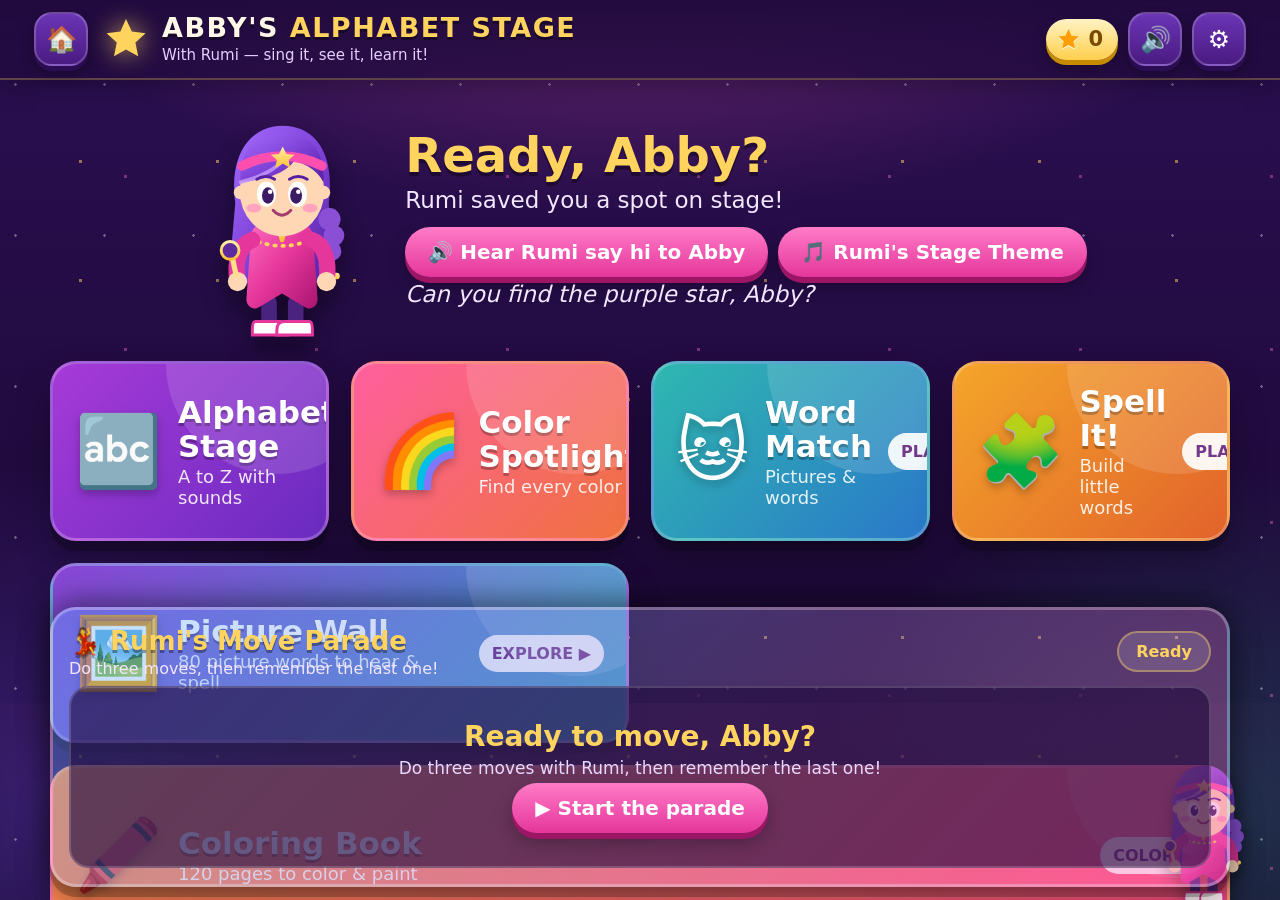
<file: original-abby123/index.html>
<!doctype html>
<html lang="en">
<head>
  <meta charset="utf-8">
  <meta name="viewport" content="width=device-width, initial-scale=1, maximum-scale=1, user-scalable=no, viewport-fit=cover">
  <meta name="theme-color" content="#2a0f4d">
  <title>Abby's Alphabet Stage with Rumi</title>
  <link rel="icon" href="data:image/svg+xml,%3Csvg xmlns='http://www.w3.org/2000/svg' viewBox='0 0 24 24'%3E%3Crect width='24' height='24' rx='6' fill='%232b0f52'/%3E%3Cpath d='M12 2l2.9 6.3 6.9.8-5.1 4.7 1.4 6.8L12 17.3 6 20.6l1.4-6.8L2.3 9.1l6.9-.8z' fill='%23ffd45e'/%3E%3C/svg%3E">
  <link rel="manifest" href="manifest.webmanifest">
  <meta name="mobile-web-app-capable" content="yes">
  <meta name="apple-mobile-web-app-capable" content="yes">
  <meta name="apple-mobile-web-app-title" content="Abby's Stage">
  <link rel="stylesheet" href="css/styles.css">
</head>
<body>

<!-- ============ Reusable artwork (no image files needed) ============ -->
<svg width="0" height="0" style="position:absolute" aria-hidden="true" focusable="false">
  <defs>
    <linearGradient id="hairGrad" x1="0" y1="0" x2="1" y2="1">
      <stop offset="0" stop-color="#a56bff"/>
      <stop offset="0.55" stop-color="#7b3fd4"/>
      <stop offset="1" stop-color="#54209f"/>
    </linearGradient>
    <linearGradient id="jacketGrad" x1="0" y1="0" x2="1" y2="1">
      <stop offset="0" stop-color="#ff6fc1"/>
      <stop offset="0.5" stop-color="#e5369b"/>
      <stop offset="1" stop-color="#a81570"/>
    </linearGradient>
    <linearGradient id="goldGrad" x1="0" y1="0" x2="0" y2="1">
      <stop offset="0" stop-color="#fff0a8"/>
      <stop offset="1" stop-color="#ffc033"/>
    </linearGradient>
    <symbol id="rumi-mascot" viewBox="0 0 240 320">
      <!-- back hair -->
      <path d="M57 128 C48 62 78 24 121 24 C164 24 192 60 183 128 L190 208 C193 232 180 246 166 236 L156 186 L84 186 L74 236 C60 246 47 232 50 208 Z" fill="url(#hairGrad)"/>
      <!-- braid -->
      <g fill="#8b4fd6">
        <circle cx="184" cy="150" r="15"/><circle cx="190" cy="172" r="14"/>
        <circle cx="187" cy="193" r="13"/><circle cx="180" cy="212" r="11"/>
      </g>
      <rect x="176" y="222" width="22" height="9" rx="4.5" fill="url(#goldGrad)"/>
      <!-- legs -->
      <rect x="92" y="252" width="21" height="42" rx="10" fill="#4a237f"/>
      <rect x="128" y="252" width="21" height="42" rx="10" fill="#4a237f"/>
      <path d="M84 288 h34 c7 0 10 5 10 12 v6 H80 v-6 c0-7 1-12 4-12Z" fill="#fff" stroke="#e5369b" stroke-width="4"/>
      <path d="M123 288 h34 c3 0 4 5 4 12 v6 h-48 v-6 c0-7 3-12 10-12Z" fill="#fff" stroke="#e5369b" stroke-width="4"/>
      <!-- jacket -->
      <path d="M78 174 C78 158 96 150 120 150 C144 150 162 158 162 174 L168 258 C168 268 158 274 150 268 L120 250 L90 268 C82 274 72 268 72 258 Z" fill="url(#jacketGrad)"/>
      <path d="M112 152 L120 178 L128 152" fill="none" stroke="url(#goldGrad)" stroke-width="6" stroke-linejoin="round"/>
      <path d="M78 176 Q120 196 162 176" fill="none" stroke="#ffd45e" stroke-width="5" stroke-dasharray="2 9" stroke-linecap="round"/>
      <!-- arms -->
      <path d="M80 178 C62 184 56 208 60 232" fill="none" stroke="#e5369b" stroke-width="22" stroke-linecap="round"/>
      <path d="M160 178 C178 184 184 208 180 232" fill="none" stroke="#e5369b" stroke-width="22" stroke-linecap="round"/>
      <circle cx="60" cy="234" r="13" fill="#ffd7b5"/>
      <circle cx="180" cy="234" r="13" fill="#ffd7b5"/>
      <!-- face -->
      <ellipse cx="120" cy="112" rx="57" ry="61" fill="#ffd7b5"/>
      <circle cx="64" cy="114" r="9" fill="#ffd7b5"/>
      <circle cx="176" cy="114" r="9" fill="#ffd7b5"/>
      <!-- front hair swoop -->
      <path d="M64 100 C62 52 88 34 121 34 C154 34 178 52 176 100 C166 82 150 74 136 72 C124 88 100 96 64 100 Z" fill="url(#hairGrad)"/>
      <path d="M64 100 C88 94 110 84 124 68" fill="none" stroke="#c99bff" stroke-width="5" stroke-linecap="round" opacity=".8"/>
      <!-- headband -->
      <path d="M66 78 Q120 52 174 78" fill="none" stroke="#ff4fae" stroke-width="13" stroke-linecap="round"/>
      <path d="M116 62 l5 -10 5 10 11 1 -8 7 2 11 -10 -6 -10 6 2 -11 -8 -7Z" fill="url(#goldGrad)"/>
      <!-- eyes -->
      <ellipse cx="99" cy="116" rx="13" ry="17" fill="#fff"/>
      <ellipse cx="141" cy="116" rx="13" ry="17" fill="#fff"/>
      <ellipse cx="101" cy="118" rx="8" ry="11" fill="#3a1b64"/>
      <ellipse cx="139" cy="118" rx="8" ry="11" fill="#3a1b64"/>
      <circle cx="104" cy="113" r="3" fill="#fff"/>
      <circle cx="142" cy="113" r="3" fill="#fff"/>
      <path d="M86 96 Q98 89 110 96" fill="none" stroke="#54209f" stroke-width="4" stroke-linecap="round"/>
      <path d="M130 96 Q142 89 154 96" fill="none" stroke="#54209f" stroke-width="4" stroke-linecap="round"/>
      <!-- blush + smile -->
      <ellipse cx="82" cy="135" rx="10" ry="6" fill="#ff8ec4" opacity=".7"/>
      <ellipse cx="158" cy="135" rx="10" ry="6" fill="#ff8ec4" opacity=".7"/>
      <path d="M108 138 Q120 151 132 138" fill="none" stroke="#a33d6e" stroke-width="4" stroke-linecap="round"/>
      <!-- microphone -->
      <rect x="52" y="196" width="7" height="34" rx="3.5" fill="#ffe08a" transform="rotate(-12 55 213)"/>
      <circle cx="50" cy="192" r="12" fill="#5d2a9e" stroke="url(#goldGrad)" stroke-width="4"/>
    </symbol>
    <symbol id="star-icon" viewBox="0 0 24 24">
      <path d="M12 2 l2.9 6.3 6.9.8 -5.1 4.7 1.4 6.8L12 17.3 6 20.6l1.4-6.8L2.3 9.1l6.9-.8Z" fill="currentColor"/>
    </symbol>
  </defs>
</svg>

<div class="app" id="app">

  <header class="topbar">
    <button class="icon-btn" id="homeBtn" aria-label="Go to the stage home">
      <span aria-hidden="true">🏠</span>
    </button>

    <div class="brand">
      <div class="brand-star" aria-hidden="true">
        <svg viewBox="0 0 24 24"><use href="#star-icon"></use></svg>
      </div>
      <div class="brand-copy">
        <h1>ABBY'S <span>ALPHABET STAGE</span></h1>
        <p id="tagline">With Rumi — sing it, see it, learn it!</p>
      </div>
    </div>

    <div class="topbar-right">
      <div class="star-counter" id="starCounter" title="Stars you've earned">
        <svg viewBox="0 0 24 24" aria-hidden="true"><use href="#star-icon"></use></svg>
        <span id="starCount">0</span>
      </div>
      <button class="icon-btn" id="soundBtn" aria-label="Turn sound on or off"><span id="soundIcon" aria-hidden="true">🔊</span></button>
      <button class="icon-btn" id="parentBtn" aria-label="Grown-up settings"><span aria-hidden="true">⚙️</span></button>
    </div>
  </header>

  <main class="stage">
    <div class="sparkle-layer" aria-hidden="true"></div>
    <div class="confetti-layer" id="confetti" aria-hidden="true"></div>

    <!-- ============ HOME ============ -->
    <section class="view is-active" id="view-home">
      <div class="home-hero">
        <div class="hero-mascot" aria-hidden="true">
          <svg viewBox="0 0 240 320"><use href="#rumi-mascot"></use></svg>
        </div>
        <div class="hero-copy">
          <h2>Ready, Abby?</h2>
          <p>Rumi saved you a spot on stage!</p>
          <div class="hero-buttons">
            <button class="say-btn" id="heroSay" type="button">🔊 Hear Rumi say hi to Abby</button>
            <button class="say-btn theme-btn" id="themeBtn" type="button">🎵 Rumi's Stage Theme</button>
          </div>
          <p class="home-tip" id="homeTip">Abby, pick a game and let's shine!</p>
        </div>
      </div>

      <div class="card-grid">
        <button class="game-card card-alpha" data-view="alpha" type="button">
          <span class="card-glow" aria-hidden="true"></span>
          <span class="card-emoji" aria-hidden="true">🔤</span>
          <span class="card-title">Alphabet Stage</span>
          <span class="card-sub">A to Z with sounds</span>
          <span class="card-go">PLAY ▶</span>
        </button>

        <button class="game-card card-color" data-view="color" type="button">
          <span class="card-glow" aria-hidden="true"></span>
          <span class="card-emoji" aria-hidden="true">🌈</span>
          <span class="card-title">Color Spotlight</span>
          <span class="card-sub">Find every color</span>
          <span class="card-go">PLAY ▶</span>
        </button>

        <button class="game-card card-word" data-view="word" type="button">
          <span class="card-glow" aria-hidden="true"></span>
          <span class="card-emoji" aria-hidden="true">🐱</span>
          <span class="card-title">Word Match</span>
          <span class="card-sub">Pictures &amp; words</span>
          <span class="card-go">PLAY ▶</span>
        </button>

        <button class="game-card card-spell" data-view="spell" type="button">
          <span class="card-glow" aria-hidden="true"></span>
          <span class="card-emoji" aria-hidden="true">🧩</span>
          <span class="card-title">Spell It!</span>
          <span class="card-sub">Build little words</span>
          <span class="card-go">PLAY ▶</span>
        </button>

        <button class="game-card card-wall" data-view="wall" type="button">
          <span class="card-glow" aria-hidden="true"></span>
          <span class="card-emoji" aria-hidden="true">🖼️</span>
          <span class="card-title">Picture Wall</span>
          <span class="card-sub">80 picture words to hear &amp; spell</span>
          <span class="card-go">EXPLORE ▶</span>
        </button>

        <button class="game-card card-coloring" data-view="coloring" type="button">
          <span class="card-glow" aria-hidden="true"></span>
          <span class="card-emoji" aria-hidden="true">🖍️</span>
          <span class="card-title">Coloring Book</span>
          <span class="card-sub">120 pages to color &amp; paint</span>
          <span class="card-go">COLOR ▶</span>
        </button>
      </div>

      <!-- ============ ABBY'S QUEST MAP ============ -->
      <section class="quest-map" id="questMap" aria-label="Abby's quest map">
        <div class="quest-head">
          <div>
            <h2>🗺️ Abby's Quest Map</h2>
            <p id="questNext">Rumi is picking Abby's next adventure…</p>
          </div>
          <div class="progress-pill" id="questProgress">0 / 7 badges</div>
        </div>
        <div class="quest-grid" id="questGrid"></div>
      </section>

    </section>

    <!-- ============ ALPHABET ============ -->
    <section class="view" id="view-alpha">
      <div class="view-head">
        <button class="back-btn" data-go-home type="button">◀ Back</button>
        <h2>Alphabet Stage</h2>
        <div class="progress-pill" id="alphaProgress">0 / 26</div>
      </div>
      <p class="instruction">Tap a letter to hear it sing!</p>
      <div class="letter-grid" id="letterGrid"></div>
    </section>

    <!-- ============ COLORS ============ -->
    <section class="view" id="view-color">
      <div class="view-head">
        <button class="back-btn" data-go-home type="button">◀ Back</button>
        <h2>Color Spotlight</h2>
        <div class="progress-pill" id="colorProgress">Learn</div>
      </div>

      <div class="tabs" role="tablist" aria-label="Color game modes">
        <button class="tab is-active" data-color-mode="learn" role="tab" aria-selected="true" type="button">🎨 Learn colors</button>
        <button class="tab" data-color-mode="find" role="tab" aria-selected="false" type="button">🔎 Find colors</button>
      </div>

      <div class="color-learn" id="colorLearn">
        <div class="spotlight" id="spotlight">
          <div class="spotlight-beam" aria-hidden="true"></div>
          <div class="spotlight-orb" id="spotlightOrb"></div>
        </div>
        <div class="big-word"><span class="color-example" id="colorExample" aria-hidden="true">🍇</span> <span id="colorName">Purple</span></div>
        <div class="row-buttons">
          <button class="action-btn" id="colorSay" type="button">🔊 Say it</button>
          <button class="action-btn action-next" id="colorNext" type="button">Next ➡️</button>
        </div>
        <div class="swatch-row" id="swatchRow"></div>
      </div>

      <div class="color-find hidden" id="colorFind">
        <div class="prompt-bubble" id="colorPrompt">Find the <strong>purple</strong> star!</div>
        <div class="star-options" id="starOptions"></div>
        <p class="tiny-hint" id="colorHint">Tap the right star!</p>
      </div>
    </section>

    <!-- ============ WORDS ============ -->
    <section class="view" id="view-word">
      <div class="view-head">
        <button class="back-btn" data-go-home type="button">◀ Back</button>
        <h2>Word Match</h2>
        <div class="progress-pill" id="wordProgress">1 / 8</div>
      </div>
      <div class="word-card">
        <div class="word-question" id="wordQuestion">Which one is a <strong>cat</strong>?</div>
        <div class="word-target" id="wordTarget" aria-hidden="true">🐱</div>
        <div class="answer-row" id="wordAnswers"></div>
        <div class="word-spell" id="wordSpell" aria-live="polite"></div>
        <button class="action-btn listen-btn" id="wordSay" type="button">🔊 Say it again</button>
      </div>
    </section>

    <!-- ============ SPELL ============ -->
    <section class="view" id="view-spell">
      <div class="view-head">
        <button class="back-btn" data-go-home type="button">◀ Back</button>
        <h2>Spell It!</h2>
        <div class="progress-pill" id="spellProgress">1 / 8</div>
      </div>
      <div class="spell-card">
        <div class="spell-picture" id="spellPicture" aria-hidden="true">🐱</div>
        <p class="spell-label" id="spellLabel">Build the word:</p>
        <div class="letter-slots" id="letterSlots"></div>
        <div class="letter-bank" id="letterBank"></div>
        <div class="row-buttons">
          <button class="action-btn" id="spellSay" type="button">🔊 Say it</button>
          <button class="action-btn" id="spellClear" type="button">↺ Clear</button>
          <button class="action-btn action-next" id="spellNext" type="button">Next ➡️</button>
        </div>
      </div>
    </section>

    <!-- ============ COLORING BOOK ============ -->
    <section class="view" id="view-coloring">
      <div class="view-head">
        <button class="back-btn" data-go-home type="button">◀ Back</button>
        <h2>Coloring Book</h2>
        <div class="progress-pill" id="coloringProgress">1 / 120</div>
      </div>
      <div class="tabs" id="coloringTabs" role="tablist" aria-label="Coloring categories"></div>
      <div class="coloring-layout">
        <div class="coloring-stage">
          <div class="coloring-top">
            <div class="coloring-title">
              <span class="coloring-letter" id="coloringLetter">C</span>
              <span class="coloring-word" id="coloringWord">cat</span>
            </div>
            <div class="row-buttons coloring-nav">
              <button class="action-btn" id="coloringPrev" type="button">◀ Prev</button>
              <button class="action-btn action-next" id="coloringNext" type="button">Next ➡️</button>
            </div>
          </div>
          <div class="color-tools" id="colorTools" role="group" aria-label="Painting tools">
            <button class="tool-btn is-active" data-tool="fill" type="button">🪣 Fill</button>
            <button class="tool-btn" data-tool="brush" type="button">🖌️ Brush</button>
            <span class="brush-sizes hidden" id="brushSizes" role="group" aria-label="Brush size">
              <button class="size-btn" data-size="3" type="button" aria-label="Small brush">•</button>
              <button class="size-btn is-active" data-size="7" type="button" aria-label="Medium brush">●</button>
              <button class="size-btn" data-size="12" type="button" aria-label="Big brush">⬤</button>
            </span>
            <button class="action-btn" id="brushUndo" type="button">↶ Undo</button>
            <button class="action-btn" id="brushClear" type="button">🧽 Clear paint</button>
          </div>
          <div class="coloring-paper">
            <svg class="color-art" id="coloringArt" viewBox="0 0 120 150" role="img" aria-label="Coloring page"></svg>
          </div>
          <p class="coloring-fact" id="coloringFact"></p>
          <div class="row-buttons coloring-actions">
            <button class="action-btn listen-btn" id="coloringSay" type="button">🔊 Say it</button>
            <button class="action-btn" id="coloringSurprise" type="button">🌈 Surprise me</button>
            <button class="action-btn" id="coloringReset" type="button">↺ Reset page</button>
            <button class="action-btn action-next" id="coloringSave" type="button">⭐ Save page</button>
          </div>
        </div>
        <aside class="coloring-side">
          <h3>Pick a color</h3>
          <div class="color-palette" id="colorPalette"></div>
          <div class="book-shelf">
            <h3>My book <span id="bookCount">0</span></h3>
            <div class="book-grid" id="bookGrid"></div>
          </div>
        </aside>
      </div>
    </section>

    <!-- ============ PICTURE WALL ============ -->
    <section class="view" id="view-wall">
      <div class="view-head">
        <button class="back-btn" data-go-home type="button">◀ Back</button>
        <h2>Picture Wall</h2>
        <div class="progress-pill" id="wallProgress">80 pictures</div>
      </div>
      <div class="tabs" id="wallTabs" role="tablist" aria-label="Picture categories"></div>
      <div class="wall-spell" id="wallSpell" aria-live="polite"></div>
      <div class="wall-grid" id="wallGrid"></div>
    </section>

    <!-- ============ DOCKED MOVE PARADE ============ -->
    <section class="mini-game" id="moveGame" aria-label="Move Parade mini-game">
      <div class="mini-head">
        <div>
          <h2>💃 Rumi's Move Parade</h2>
          <p>Do three moves, then remember the last one!</p>
        </div>
        <div class="progress-pill" id="moveProgress">Ready</div>
      </div>
      <div class="move-panel" id="movePanel"></div>
    </section>

  </main>

  <div class="mascot-peek" id="mascotPeek" aria-hidden="true">
    <svg viewBox="0 0 240 320"><use href="#rumi-mascot"></use></svg>
  </div>

  <div class="toast" id="toast" role="status" aria-live="polite"></div>

  <!-- ============ GROWN-UP SETTINGS ============ -->
  <div class="modal" id="parentModal" aria-hidden="true">
    <div class="modal-backdrop" data-close-modal></div>
    <div class="modal-panel" role="dialog" aria-modal="true" aria-labelledby="parentTitle">
      <h2 id="parentTitle">Grown-up corner</h2>
      <p class="modal-note">Tiny settings for big helpers.</p>

      <label class="setting-row">
        <span>🔊 Speaking voice</span>
        <input type="checkbox" id="voiceToggle" checked>
      </label>
      <div class="setting-row">
        <span>🗣️ Choose voice</span>
        <select id="voiceSelect" aria-label="Choose the speaking voice"></select>
      </div>
      <div class="setting-row">
        <span>🔊 Test voice</span>
        <button class="action-btn test-voice-btn" id="testVoice" type="button">Say hi to Abby</button>
      </div>
      <label class="setting-row">
        <span>🎤 Happy sounds</span>
        <input type="checkbox" id="sfxToggle" checked>
      </label>
      <label class="setting-row">
        <span>🎵 Stage theme music</span>
        <input type="checkbox" id="musicToggle" checked>
      </label>
      <label class="setting-row">
        <span>🐢 Slow talk</span>
        <input type="checkbox" id="slowToggle">
      </label>

      <div class="parent-stats" id="parentStats"></div>

      <div class="modal-actions">
        <button class="action-btn" id="resetStars" type="button">Reset stars</button>
        <button class="action-btn action-next" data-close-modal type="button">All done ✓</button>
      </div>
      <p class="modal-fineprint">Rumi is an original, kid-friendly stage star inspired by KPop Demon Hunters. Made for curious little learners.</p>
    </div>
  </div>

</div>

<script src="js/data.js"></script>
<script src="js/coloring.js"></script>
<script src="js/audio.js"></script>
<script src="js/app.js"></script>
<script>
  if ('serviceWorker' in navigator) {
    window.addEventListener('load', () => {
      navigator.serviceWorker.register('./sw.js').catch(() => {});
    });
  }
</script>
</body>
</html>
</file>
<file: original-abby123/css/styles.css>
/* =========================================================
   Rumi's Alphabet Stage - tablet-first, bright and touchy
   ========================================================= */

:root {
  --night: #200a3d;
  --night-2: #34145f;
  --plum: #4a1b82;
  --pink: #ff5fb8;
  --pink-deep: #d92b8d;
  --purple: #9a5cff;
  --gold: #ffd45e;
  --teal: #3fd6cf;
  --cream: #fff7e8;
  --ink: #2b1047;
  --shadow: 0 10px 0 rgba(0, 0, 0, .22), 0 18px 34px rgba(0, 0, 0, .28);
  --shadow-sm: 0 6px 0 rgba(0, 0, 0, .2), 0 10px 18px rgba(0, 0, 0, .22);
  --radius: 26px;
  --font: 'Trebuchet MS', 'Avenir Next Rounded', 'Nunito', system-ui, -apple-system, sans-serif;
}

* { box-sizing: border-box; -webkit-tap-highlight-color: transparent; }

html, body {
  margin: 0;
  width: 100%;
  height: 100%;
  overflow: hidden;
  overscroll-behavior: none;
}

body {
  font-family: var(--font);
  color: var(--cream);
  background: var(--night);
  touch-action: manipulation;
  user-select: none;
  -webkit-user-select: none;
}

button { font-family: inherit; cursor: pointer; }
.hidden { display: none !important; }

.app {
  position: relative;
  display: flex;
  flex-direction: column;
  height: 100vh;
  height: 100dvh;
  overflow: hidden;
  background:
    radial-gradient(ellipse 70% 45% at 50% -8%, rgba(255, 95, 184, .34), transparent 70%),
    radial-gradient(ellipse 45% 55% at 5% 90%, rgba(122, 78, 255, .32), transparent 70%),
    radial-gradient(ellipse 45% 55% at 95% 90%, rgba(63, 214, 207, .2), transparent 70%),
    linear-gradient(180deg, #2b0f52 0%, #200a3d 55%, #170829 100%);
}

/* ---------------- top bar ---------------- */
.topbar {
  flex: 0 0 auto;
  display: flex;
  align-items: center;
  gap: 14px;
  padding: 12px clamp(14px, 3vw, 34px);
  padding-top: max(12px, env(safe-area-inset-top));
  background: linear-gradient(180deg, rgba(32, 10, 61, .96), rgba(32, 10, 61, .72));
  border-bottom: 2px solid rgba(255, 212, 94, .28);
  box-shadow: 0 6px 24px rgba(0, 0, 0, .3);
  z-index: 20;
}

.icon-btn {
  width: 54px;
  height: 54px;
  flex: 0 0 54px;
  border-radius: 18px;
  border: 2px solid rgba(255, 255, 255, .2);
  background: linear-gradient(180deg, #6b35b5, #4a1b82);
  color: #fff;
  font-size: 25px;
  line-height: 1;
  display: grid;
  place-items: center;
  box-shadow: 0 5px 0 #2c0d55, 0 8px 14px rgba(0, 0, 0, .3);
  transition: transform .09s, box-shadow .09s;
}
.icon-btn:active { transform: translateY(4px); box-shadow: 0 1px 0 #2c0d55; }

.brand { display: flex; align-items: center; gap: 12px; min-width: 0; flex: 1; }
.brand-star {
  width: 48px; height: 48px; flex: 0 0 48px;
  display: grid; place-items: center;
  color: var(--gold);
  filter: drop-shadow(0 0 12px rgba(255, 212, 94, .75));
  animation: slowspin 14s linear infinite;
}
.brand-star svg { width: 100%; height: 100%; }
.brand-copy { min-width: 0; }
.brand h1 {
  margin: 0;
  font-size: clamp(17px, 2.5vw, 27px);
  letter-spacing: 1.5px;
  line-height: 1.05;
  text-shadow: 0 3px 0 rgba(0, 0, 0, .35);
  white-space: nowrap;
}
.brand h1 span { color: var(--gold); }
.brand p {
  margin: 3px 0 0;
  font-size: clamp(11px, 1.4vw, 15px);
  color: #e5cfff;
  white-space: nowrap;
  overflow: hidden;
  text-overflow: ellipsis;
}

.topbar-right { display: flex; align-items: center; gap: 10px; }
.star-counter {
  display: flex; align-items: center; gap: 7px;
  padding: 8px 15px 8px 10px;
  border-radius: 999px;
  background: linear-gradient(180deg, #fff3c4, #ffcf4d);
  color: #7a4a00;
  font-weight: 900;
  font-size: 21px;
  box-shadow: 0 5px 0 #c48a00, 0 8px 16px rgba(0, 0, 0, .3);
}
.star-counter svg { width: 25px; height: 25px; color: #ff9e00; filter: drop-shadow(0 1px 0 #fff); }
.star-counter.pop { animation: counterPop .45s ease; }

/* ---------------- stage / views ---------------- */
.stage { position: relative; flex: 1 1 auto; overflow: hidden; }

.sparkle-layer {
  position: absolute; inset: 0; pointer-events: none; opacity: .65;
  background-image:
    radial-gradient(circle, rgba(255, 212, 94, .8) 1.5px, transparent 2px),
    radial-gradient(circle, rgba(255, 255, 255, .55) 1px, transparent 1.5px),
    radial-gradient(circle, rgba(255, 111, 193, .6) 1.5px, transparent 2px);
  background-size: 137px 119px, 89px 151px, 191px 173px;
  background-position: 12px 22px, 60px 80px, 30px 10px;
  animation: twinkle 5s ease-in-out infinite alternate;
}
.stage::after {
  content: '';
  position: absolute; left: -10%; right: -10%; bottom: -34%; height: 58%;
  background: radial-gradient(ellipse at 50% 0%, rgba(255, 95, 184, .16), transparent 65%);
  pointer-events: none;
}

.view {
  position: absolute; inset: 0;
  padding: clamp(14px, 2.4vw, 28px) clamp(14px, 3vw, 36px);
  overflow-y: auto;
  overflow-x: hidden;
  opacity: 0;
  transform: translateY(18px) scale(.985);
  pointer-events: none;
  transition: opacity .28s ease, transform .28s cubic-bezier(.2, .9, .3, 1.2);
  z-index: 2;
}
.view.is-active { opacity: 1; transform: none; pointer-events: auto; }
#view-home { padding-bottom: calc(clamp(220px, 32vh, 280px) + 28px); }

.view-head {
  display: flex; align-items: center; gap: 12px;
  max-width: 1180px; margin: 0 auto 10px;
}
.view-head h2 {
  margin: 0; flex: 1;
  font-size: clamp(21px, 3vw, 33px);
  letter-spacing: .5px;
  color: var(--gold);
  text-shadow: 0 3px 0 rgba(0, 0, 0, .35);
}
.back-btn {
  border: 2px solid rgba(255, 255, 255, .25);
  border-radius: 999px;
  padding: 10px 18px;
  font-weight: 800;
  font-size: 16px;
  color: #fff;
  background: linear-gradient(180deg, #6b35b5, #451a7c);
  box-shadow: 0 5px 0 #2c0d55;
}
.back-btn:active { transform: translateY(3px); box-shadow: 0 2px 0 #2c0d55; }
.progress-pill {
  padding: 9px 17px; border-radius: 999px;
  background: rgba(255, 255, 255, .14);
  border: 2px solid rgba(255, 212, 94, .4);
  font-weight: 900; font-size: 16px; color: var(--gold);
  white-space: nowrap;
}
.instruction { text-align: center; margin: 0 0 14px; font-size: clamp(15px, 2vw, 20px); color: #e9d8ff; }

/* ---------------- home ---------------- */
.home-hero {
  max-width: 1180px; margin: 0 auto 16px;
  display: flex; align-items: center; justify-content: center; gap: clamp(8px, 3vw, 34px);
  min-height: 168px;
}
.hero-mascot { width: clamp(110px, 15vw, 178px); flex: 0 0 auto; filter: drop-shadow(0 14px 12px rgba(0, 0, 0, .4)); animation: bob 3.2s ease-in-out infinite; }
.hero-mascot svg { width: 100%; height: auto; display: block; }
.hero-copy h2 { margin: 0; font-size: clamp(26px, 4.2vw, 48px); color: var(--gold); text-shadow: 0 4px 0 rgba(0, 0, 0, .35); }
.hero-copy p { margin: 4px 0 14px; font-size: clamp(15px, 2.2vw, 23px); color: #f3e6ff; }

.hero-buttons { display: flex; gap: 10px; flex-wrap: wrap; }
.home-tip {
  margin: 12px 0 0; min-height: 1.4em;
  font-size: clamp(13px, 1.8vw, 19px);
  color: var(--gold); font-style: italic;
}
.theme-btn {
  background: linear-gradient(180deg, #b18cff, #7b3fd4);
  box-shadow: 0 6px 0 #4a1b82, 0 10px 18px rgba(0,0,0,.28);
}
.theme-btn:active { box-shadow: 0 2px 0 #4a1b82; }
.theme-btn.playing { background: linear-gradient(180deg, #7ff0e8, #2bbdb4); box-shadow: 0 6px 0 #146e6a; }

.say-btn, .action-btn {
  border: none; border-radius: 999px;
  padding: 13px 23px;
  font-size: clamp(15px, 1.9vw, 20px); font-weight: 900;
  color: #fff;
  background: linear-gradient(180deg, #ff7bc7, #e5369b);
  box-shadow: 0 6px 0 #9d1666, 0 10px 18px rgba(0, 0, 0, .28);
  transition: transform .09s, box-shadow .09s, filter .15s;
}
.say-btn:active, .action-btn:active { transform: translateY(4px); box-shadow: 0 2px 0 #9d1666; }
.action-next { background: linear-gradient(180deg, #ffd972, #f5a71c); box-shadow: 0 6px 0 #b06f00, 0 10px 18px rgba(0, 0, 0, .28); }
.action-next:active { box-shadow: 0 2px 0 #b06f00; }
.listen-btn { background: linear-gradient(180deg, #6ee7df, #25b4ad); box-shadow: 0 5px 0 #146e6a; }
.listen-btn:active { box-shadow: 0 1px 0 #146e6a; }

.card-grid {
  max-width: 1180px; margin: 0 auto;
  display: grid; grid-template-columns: repeat(4, minmax(0, 1fr));
  gap: clamp(12px, 2vw, 22px);
}
.game-card:nth-child(5), .game-card:nth-child(6) { grid-column: span 2; }
.game-card:last-child { grid-column: 1 / -1; }
.game-card {
  position: relative; overflow: hidden;
  min-height: clamp(132px, 20vh, 190px);
  border-radius: var(--radius);
  border: 3px solid rgba(255, 255, 255, .22);
  padding: 16px 22px;
  display: grid;
  grid-template-columns: auto 1fr auto;
  grid-template-rows: auto auto;
  align-items: center;
  column-gap: 16px;
  text-align: left;
  color: #fff;
  box-shadow: var(--shadow);
  transition: transform .12s cubic-bezier(.2,.9,.3,1.3), filter .15s, box-shadow .12s;
}
.game-card:hover { filter: brightness(1.08); }
.game-card:active { transform: translateY(7px) scale(.985); box-shadow: 0 3px 0 rgba(0, 0, 0, .22), 0 8px 16px rgba(0,0,0,.28); }
.card-alpha { background: linear-gradient(135deg, #a63ad8, #6a2bc0); }
.card-color { background: linear-gradient(135deg, #ff5f9e, #f0713f); }
.card-word  { background: linear-gradient(135deg, #2fb8b0, #2a78c9); }
.card-spell { background: linear-gradient(135deg, #f4a52a, #e2632b); }
.card-wall  { background: linear-gradient(135deg, #8b45d8, #2f9fc4); }
.card-coloring { background: linear-gradient(135deg, #ff8f4c, #ff4f87); }
.card-glow {
  position: absolute; width: 220px; height: 220px; right: -60px; top: -110px;
  border-radius: 50%; background: rgba(255, 255, 255, .13);
}
.card-emoji { grid-row: 1 / 3; font-size: clamp(44px, 6vw, 70px); line-height: 1; filter: drop-shadow(0 4px 4px rgba(0,0,0,.25)); }
.card-title { align-self: end; font-size: clamp(20px, 2.9vw, 31px); font-weight: 900; line-height: 1.1; text-shadow: 0 3px 0 rgba(0,0,0,.28); }
.card-sub { align-self: start; font-size: clamp(13px, 1.7vw, 18px); color: rgba(255,255,255,.88); margin-top: 3px; }
.card-go {
  grid-row: 1 / 3; grid-column: 3;
  background: rgba(255, 255, 255, .92); color: #5d1b7a;
  padding: 9px 13px; border-radius: 999px;
  font-weight: 900; font-size: clamp(12px, 1.5vw, 16px); white-space: nowrap;
}

/* ---------------- coloring book ---------------- */
.coloring-layout {
  max-width: 1180px; margin: 0 auto;
  display: grid; grid-template-columns: minmax(0, 1fr) 280px;
  gap: clamp(12px, 2vw, 22px);
}
.coloring-stage, .coloring-side {
  border-radius: var(--radius);
  border: 3px solid rgba(255, 255, 255, .22);
  background: rgba(31, 9, 61, .55);
  box-shadow: var(--shadow-sm);
  padding: clamp(12px, 2vw, 20px);
}
.coloring-top {
  display: flex; align-items: center; justify-content: space-between; gap: 12px;
}
.coloring-title { display: flex; align-items: center; gap: 10px; min-width: 0; }
.coloring-letter {
  display: grid; place-items: center; flex: 0 0 auto;
  width: 56px; height: 56px; border-radius: 16px;
  background: var(--gold); color: #6b3a00;
  font-size: 32px; font-weight: 900;
  box-shadow: 0 5px 0 #b06f00;
}
.coloring-word {
  font-size: clamp(24px, 3vw, 36px); font-weight: 900;
  color: #fff; text-transform: capitalize;
  text-shadow: 0 3px 0 rgba(0, 0, 0, .35);
}
.coloring-nav .action-btn { font-size: 14px; padding: 10px 16px; }
.coloring-paper {
  max-width: 460px; margin: 14px auto 10px;
  background: #fff; border-radius: 20px; padding: 12px;
  box-shadow: 0 12px 26px rgba(0, 0, 0, .35);
}
.color-art {
  display: block; width: 100%; max-height: 52vh; margin: auto;
  touch-action: manipulation;
}
.color-art .paint {
  fill: #fff; stroke: #2b2b3d; stroke-width: 3.5;
  stroke-linecap: round; stroke-linejoin: round;
  cursor: pointer; transition: fill .12s;
}
.color-art .paint:active { filter: brightness(.9); }
.color-art .detail { stroke: #2b2b3d; }
.color-art circle.detail, .color-art ellipse.detail, .color-art rect.detail, .color-art polygon.detail {
  fill: #2b2b3d; stroke: none;
}
.color-tools {
  display: flex; flex-wrap: wrap; align-items: center; justify-content: center;
  gap: 8px; margin: 10px 0 2px;
}
.tool-btn, .size-btn {
  min-height: 44px; border-radius: 14px;
  border: 3px solid rgba(255, 255, 255, .25);
  background: linear-gradient(180deg, #7b3fd4, #4a1b82);
  color: #fff; font-weight: 900; font-size: 15px;
  padding: 8px 14px;
}
.tool-btn:active, .size-btn:active { transform: translateY(3px); }
.tool-btn.is-active, .size-btn.is-active {
  outline: 4px solid var(--gold); outline-offset: 2px;
  background: linear-gradient(180deg, #ffd972, #f5a71c);
  color: #6b3a00;
}
.brush-sizes { display: flex; align-items: center; gap: 6px; }
.size-btn { width: 46px; padding: 0; font-size: 14px; }
.color-tools .action-btn { font-size: 13px; padding: 8px 12px; }
.color-art.brush-mode { touch-action: none; cursor: crosshair; }
.color-art.brush-mode .paint, .color-art.brush-mode .detail { pointer-events: none; }
.color-art .brush-hit { pointer-events: all; }
.color-art .brush-stroke { pointer-events: none; }
.coloring-fact {
  text-align: center; margin: 8px 0 12px;
  font-size: clamp(14px, 1.9vw, 19px); color: #f3e6ff;
}
.coloring-actions { justify-content: center; }
.coloring-actions .action-btn { font-size: 14px; padding: 10px 16px; }
.coloring-side h3 {
  margin: 0 0 10px; font-size: 18px; color: var(--gold);
}
.color-palette {
  display: grid; grid-template-columns: repeat(4, minmax(0, 1fr)); gap: 8px;
}
.color-swatch {
  aspect-ratio: 1; min-height: 52px; border-radius: 16px;
  border: 3px solid rgba(255, 255, 255, .4);
  box-shadow: 0 4px 0 rgba(0, 0, 0, .25);
  transition: transform .1s, outline-color .1s;
}
.color-swatch:active { transform: translateY(3px); }
.color-swatch.is-active { outline: 4px solid var(--gold); outline-offset: 2px; transform: scale(1.06); }
.color-swatch.eraser {
  background: repeating-linear-gradient(45deg, #fff 0 8px, #d7d7e4 8px 16px);
}
.book-shelf {
  margin-top: 18px; padding-top: 14px;
  border-top: 2px solid rgba(255, 255, 255, .14);
}
.book-grid {
  max-height: 260px; overflow-y: auto;
  display: grid; grid-template-columns: repeat(2, minmax(0, 1fr)); gap: 8px;
}
.book-card {
  min-height: 70px; border-radius: 14px;
  border: 2px solid rgba(255, 255, 255, .25);
  background: linear-gradient(145deg, #7b3fd4, #4a1b82);
  color: #fff; padding: 6px;
  display: flex; flex-direction: column; align-items: center; justify-content: center; gap: 2px;
}
.book-card:active { transform: translateY(3px); }
.book-card .b-emoji { font-size: 24px; line-height: 1; }
.book-card .b-word { font-size: 11px; font-weight: 800; text-align: center; }

@media (max-width: 1050px) {
  .coloring-layout { grid-template-columns: 1fr; }
  .coloring-side { order: -1; }
  .color-palette { grid-template-columns: repeat(8, minmax(0, 1fr)); }
  .book-grid { grid-template-columns: repeat(4, minmax(0, 1fr)); }
}
@media (max-width: 700px) {
  .color-palette { grid-template-columns: repeat(6, minmax(0, 1fr)); }
  .book-grid { grid-template-columns: repeat(3, minmax(0, 1fr)); }
  .coloring-actions .action-btn, .coloring-nav .action-btn { font-size: 13px; padding: 9px 12px; }
  .coloring-letter { width: 46px; height: 46px; font-size: 26px; }
}

/* ---------------- abby's quest map ---------------- */
.quest-map {
  max-width: 1180px; margin: clamp(18px, 3vh, 30px) auto 0;
}
.quest-head {
  display: flex; align-items: center; justify-content: space-between; gap: 12px;
  margin-bottom: 12px;
}
.quest-head h2 {
  margin: 0; font-size: clamp(20px, 2.8vw, 30px);
  color: var(--gold); text-shadow: 0 3px 0 rgba(0, 0, 0, .35);
}
.quest-head p { margin: 4px 0 0; font-size: clamp(13px, 1.7vw, 17px); color: #f3e6ff; }
.quest-grid {
  display: flex; gap: clamp(8px, 1.2vw, 12px);
  overflow-x: auto; padding: 2px 2px 8px;
  scrollbar-width: thin;
}
.quest-card {
  position: relative; overflow: hidden;
  flex: 0 0 158px; min-height: 108px;
  border-radius: 20px;
  border: 3px solid rgba(255, 255, 255, .24);
  background: linear-gradient(145deg, #6a2bb0, #3c116b);
  box-shadow: var(--shadow-sm);
  color: #fff; text-align: left;
  padding: 9px 12px;
  display: flex; flex-direction: column; gap: 4px;
  transition: transform .1s, filter .15s;
}
.quest-card:active { transform: translateY(4px) scale(.98); }
.quest-card.next {
  border-color: var(--gold);
  box-shadow: 0 0 0 3px rgba(255, 212, 94, .25), 0 0 26px rgba(255, 212, 94, .45);
}
.quest-card.next::after {
  content: 'NEXT'; position: absolute; top: 10px; right: 12px;
  font-size: 10px; font-weight: 900; letter-spacing: 1px;
  color: #6b3a00; background: var(--gold);
  padding: 3px 8px; border-radius: 999px;
}
.quest-top { display: flex; align-items: center; gap: 10px; }
.q-emoji { font-size: clamp(30px, 4vw, 44px); line-height: 1; }
.q-badge { font-size: 30px; opacity: .22; filter: grayscale(1); margin-left: auto; }
.quest-card.earned .q-badge { opacity: 1; filter: none; }
.quest-card.earned { background: linear-gradient(145deg, #2fb8b0, #2a78c9); }
.q-title { font-size: clamp(15px, 1.9vw, 20px); font-weight: 900; line-height: 1.1; }
.q-sub { font-size: clamp(11px, 1.4vw, 14px); color: #e2cbff; }
.quest-bar {
  height: 10px; border-radius: 999px;
  background: rgba(0, 0, 0, .28); overflow: hidden;
}
.quest-bar i {
  display: block; height: 100%; border-radius: inherit;
  background: linear-gradient(90deg, #ffd45e, #ff8a4c);
  transition: width .35s ease;
}
.q-meta { font-size: 11px; color: rgba(255, 255, 255, .8); }

/* grown-up progress */
.parent-stats {
  margin: 14px 0; padding: 12px;
  border-radius: 16px;
  background: rgba(255, 255, 255, .08);
  border: 2px solid rgba(255, 255, 255, .16);
  display: grid; grid-template-columns: repeat(3, minmax(0, 1fr)); gap: 8px;
}
.parent-stat {
  text-align: center; padding: 8px 4px;
  border-radius: 12px; background: rgba(0, 0, 0, .18);
}
.parent-stat b { display: block; font-size: 20px; color: var(--gold); }
.parent-stat span { font-size: 11px; color: #e2cbff; }
.parent-stat.recommend {
  grid-column: 1 / -1; font-size: 13px; color: #fff; font-weight: 800;
}

@media (max-width: 1050px) {
  .quest-grid { grid-template-columns: repeat(2, minmax(0, 1fr)); }
}
@media (max-width: 700px) {
  .quest-grid { grid-template-columns: 1fr; }
  .parent-stats { grid-template-columns: repeat(2, minmax(0, 1fr)); }
}

/* ---------------- move parade mini-game ---------------- */
.mini-game {
  position: absolute; z-index: 7;
  left: clamp(14px, 3vw, 36px); right: clamp(14px, 3vw, 36px);
  bottom: clamp(8px, 1.5vh, 16px);
  max-width: 1180px; margin: 0 auto;
  height: clamp(220px, 32vh, 280px);
  border-radius: var(--radius);
  border: 3px solid rgba(255, 255, 255, .28);
  background: linear-gradient(135deg, rgba(79, 168, 255, .34), rgba(255, 95, 184, .3));
  box-shadow: 0 -8px 30px rgba(0, 0, 0, .42), var(--shadow);
  padding: clamp(10px, 1.5vw, 16px);
  display: flex; flex-direction: column;
}
.mini-game.hidden { display: none; }
.mini-head {
  display: flex; align-items: center; justify-content: space-between; gap: 12px;
  margin-bottom: 8px; flex: 0 0 auto;
}
.mini-head h2 {
  margin: 0; font-size: clamp(18px, 2.4vw, 26px);
  color: var(--gold); text-shadow: 0 3px 0 rgba(0, 0, 0, .35);
}
.mini-head p { margin: 3px 0 0; font-size: clamp(12px, 1.5vw, 16px); color: #f3e6ff; }
.move-panel {
  flex: 1 1 auto; min-height: 0;
  border-radius: 20px;
  background: rgba(31, 9, 61, .62);
  border: 2px solid rgba(255, 255, 255, .18);
  padding: clamp(8px, 1.4vw, 14px);
  display: flex; flex-direction: column; align-items: center; justify-content: center;
  gap: clamp(5px, 1vh, 10px); text-align: center;
  overflow: hidden;
}
.move-title { font-size: clamp(22px, 3vw, 34px); font-weight: 900; color: var(--gold); }
.move-step-label {
  padding: 6px 18px; border-radius: 999px;
  background: linear-gradient(180deg, #ffd972, #f5a71c);
  color: #6b3a00; font-weight: 900; font-size: clamp(15px, 2vw, 20px);
  box-shadow: 0 4px 0 #b06f00;
}
.move-emoji {
  font-size: clamp(64px, 10vw, 112px); line-height: 1;
  animation: bob 2.6s ease-in-out infinite;
  filter: drop-shadow(0 8px 8px rgba(0, 0, 0, .35));
}
.move-label {
  font-size: clamp(22px, 3.4vw, 38px); font-weight: 900; color: #fff;
  text-shadow: 0 3px 0 rgba(0, 0, 0, .35);
}
.move-sequence {
  display: flex; align-items: center; justify-content: center; flex-wrap: wrap;
  gap: 8px; font-size: clamp(30px, 5vw, 54px);
}
.seq-chip {
  display: inline-grid; place-items: center;
  min-width: 70px; height: 70px; border-radius: 18px;
  background: rgba(255, 255, 255, .14);
  border: 2px solid rgba(255, 255, 255, .28);
  filter: drop-shadow(0 4px 4px rgba(0, 0, 0, .25));
}
.seq-arrow, .seq-question { font-size: .65em; color: var(--gold); font-weight: 900; }
.seq-question { animation: twinkle 1.2s ease-in-out infinite alternate; }
.move-choices {
  width: 100%; max-width: 620px;
  display: grid; grid-template-columns: repeat(3, minmax(0, 1fr)); gap: 10px;
}
.move-choice {
  min-height: 112px; border-radius: 20px;
  border: 3px solid rgba(255, 255, 255, .28);
  background: linear-gradient(180deg, #b18cff, #7b3fd4);
  box-shadow: 0 6px 0 #4a1b82, 0 10px 18px rgba(0, 0, 0, .28);
  color: #fff; padding: 8px;
  display: flex; flex-direction: column; align-items: center; justify-content: center; gap: 4px;
  transition: transform .1s, background .15s;
}
.move-choice .m-emoji { font-size: clamp(38px, 5vw, 58px); line-height: 1; }
.move-choice .m-label { font-size: clamp(12px, 1.5vw, 16px); font-weight: 800; line-height: 1.1; }
.move-choice:active { transform: translateY(4px); box-shadow: 0 2px 0 #4a1b82; }
.move-choice.good {
  background: linear-gradient(180deg, #7bffb0, #2ccf7a);
  border-color: #fff; box-shadow: 0 0 24px rgba(124, 255, 176, .65);
}
.move-hint { margin: 0; color: #e9d8ff; font-size: clamp(13px, 1.7vw, 17px); }

/* Dock-friendly compact states so the third move and quiz always fit. */
.move-panel.is-start,
.move-panel.is-step { gap: clamp(3px, .6vh, 6px); padding: 6px 10px; }
.move-panel.is-start .move-title { font-size: clamp(20px, 2.6vw, 28px); }
.move-panel.is-step .move-step-label {
  padding: 3px 12px; font-size: clamp(12px, 1.5vw, 15px);
}
.move-panel.is-step .move-emoji { font-size: clamp(42px, 6vw, 68px); }
.move-panel.is-step .move-label { font-size: clamp(16px, 2.2vw, 24px); }
.move-panel.is-step .action-btn { font-size: 12px; padding: 6px 12px; }

.move-panel.is-quiz { padding: 8px 10px; }
.quiz-wrap {
  width: 100%;
  display: flex; align-items: center; justify-content: center;
  gap: clamp(8px, 1.5vw, 18px);
}
.quiz-left {
  flex: 0 1 42%;
  display: flex; flex-direction: column; align-items: center;
  gap: clamp(4px, .8vh, 8px);
}
.quiz-left .move-step-label { padding: 4px 12px; font-size: clamp(12px, 1.5vw, 15px); }
.quiz-left .move-sequence { font-size: clamp(20px, 3vw, 32px); gap: 4px; }
.quiz-left .seq-chip { min-width: 46px; height: 46px; border-radius: 12px; }
.quiz-left .move-hint { font-size: clamp(11px, 1.4vw, 14px); }
.move-panel.is-quiz .move-choices { flex: 1 1 58%; max-width: none; gap: clamp(5px, 1vw, 10px); }
.move-panel.is-quiz .move-choice {
  min-height: clamp(72px, 11vh, 100px); border-radius: 14px; padding: 4px;
}
.move-panel.is-quiz .move-choice .m-emoji { font-size: clamp(26px, 3.6vw, 40px); }
.move-panel.is-quiz .move-choice .m-label { font-size: clamp(10px, 1.3vw, 13px); }

@media (max-width: 620px) {
  .quiz-wrap { flex-direction: column; gap: 6px; }
  .quiz-left { flex-basis: auto; }
  .quiz-left .move-sequence { font-size: 22px; }
  .quiz-left .seq-chip { min-width: 36px; height: 36px; }
  .move-panel.is-quiz .move-choices { width: 100%; }
  .move-panel.is-quiz .move-choice { min-height: 64px; }
}

/* ---------------- alphabet ---------------- */
.letter-grid {
  max-width: 1180px; margin: 0 auto;
  display: grid; grid-template-columns: repeat(auto-fill, minmax(78px, 1fr));
  gap: clamp(8px, 1.3vw, 14px);
}
.letter-tile {
  aspect-ratio: 1 / 1;
  min-height: 74px;
  border-radius: 22px;
  border: 3px solid rgba(255, 255, 255, .28);
  background: var(--tile-color, #7b5cff);
  box-shadow: 0 6px 0 rgba(0, 0, 0, .28), 0 10px 18px rgba(0,0,0,.2);
  display: flex; flex-direction: column; align-items: center; justify-content: center;
  color: #fff;
  position: relative;
  transition: transform .1s cubic-bezier(.2,.9,.3,1.4), box-shadow .1s;
}
.letter-tile:active { transform: translateY(4px) scale(.94); box-shadow: 0 2px 0 rgba(0,0,0,.28); }
.letter-tile .big { font-size: clamp(27px, 3.6vw, 42px); font-weight: 900; line-height: 1; text-shadow: 0 3px 0 rgba(0,0,0,.22); }
.letter-tile .small { font-size: 14px; font-weight: 800; opacity: .95; }
.letter-tile .tile-emoji { font-size: clamp(15px, 2vw, 22px); line-height: 1; margin-top: 2px; }
.letter-tile.seen::after {
  content: '✓'; position: absolute; top: 4px; right: 7px;
  font-size: 13px; color: #fff; opacity: .85;
}

.letter-overlay {
  position: absolute; inset: 0; z-index: 12;
  display: grid; place-items: center;
  padding: 20px;
  background: rgba(18, 5, 34, .78);
  backdrop-filter: blur(7px);
  animation: fadeIn .2s ease;
}
.letter-pop {
  width: min(520px, 94vw);
  border-radius: 34px;
  border: 4px solid rgba(255, 212, 94, .6);
  background: linear-gradient(180deg, #6a2bb0, #3c116b);
  box-shadow: 0 20px 50px rgba(0,0,0,.5);
  padding: clamp(18px, 3vw, 32px);
  text-align: center;
  animation: popIn .32s cubic-bezier(.2,.9,.3,1.4);
}
.letter-pop .pop-top { display: flex; align-items: center; justify-content: center; gap: clamp(10px, 3vw, 28px); }
.letter-pop .pop-letter {
  font-size: clamp(88px, 17vw, 160px); font-weight: 900; line-height: .9;
  color: var(--gold); text-shadow: 0 7px 0 rgba(0,0,0,.3);
}
.letter-pop .pop-side { display: flex; flex-direction: column; align-items: center; gap: 4px; }
.letter-pop .pop-lower { font-size: clamp(40px, 7vw, 70px); font-weight: 900; color: #fff; }
.letter-pop .pop-emoji { font-size: clamp(48px, 8vw, 78px); }
.letter-pop .pop-word { font-size: clamp(25px, 4vw, 40px); font-weight: 900; margin: 12px 0 4px; color: #fff; }
.letter-pop .pop-sound { font-size: clamp(15px, 2vw, 20px); color: #e2cbff; margin: 0 0 20px; }
.letter-pop .row-buttons { display: flex; justify-content: center; gap: 14px; flex-wrap: wrap; }
.pop-close {
  position: absolute; top: 14px; right: 16px;
  border: none; background: rgba(255,255,255,.16); color: #fff;
  width: 42px; height: 42px; border-radius: 50%; font-size: 21px; font-weight: 900;
}

/* ---------------- colors ---------------- */
.tabs { display: flex; justify-content: center; gap: 12px; margin-bottom: 16px; }
.tab {
  border: 2px solid rgba(255,255,255,.22);
  border-radius: 999px;
  padding: 10px 20px;
  font-weight: 900; font-size: clamp(14px, 1.8vw, 18px);
  color: #e8d6ff; background: rgba(255,255,255,.1);
}
.tab.is-active { background: linear-gradient(180deg, #ffd972, #f5a71c); color: #6b3a00; border-color: #fff3bf; box-shadow: 0 4px 0 #b06f00; }

.color-learn { text-align: center; max-width: 900px; margin: 0 auto; }
.spotlight { position: relative; height: clamp(150px, 25vh, 230px); display: grid; place-items: center; }
.spotlight-beam {
  position: absolute; top: -30%; width: 260px; height: 360px;
  background: linear-gradient(180deg, rgba(255,255,255,.28), transparent 78%);
  clip-path: polygon(42% 0, 58% 0, 100% 100%, 0 100%);
  filter: blur(4px);
  animation: sway 3.5s ease-in-out infinite alternate;
}
.spotlight-orb {
  position: relative; width: clamp(120px, 20vw, 178px); height: clamp(120px, 20vw, 178px);
  border-radius: 50%;
  background: radial-gradient(circle at 33% 28%, #fff 0%, var(--orb, #9a5cff) 42%, var(--orb-dark, #5b28a8) 100%);
  border: 6px solid rgba(255,255,255,.7);
  box-shadow: 0 0 46px var(--orb-glow, rgba(154,92,255,.8)), inset -12px -16px 30px rgba(0,0,0,.2);
  animation: bob 3s ease-in-out infinite;
}
.spotlight-orb::after {
  content: '✦'; position: absolute; top: 14%; left: 20%;
  font-size: 26px; color: rgba(255,255,255,.9);
}
.big-word {
  font-size: clamp(34px, 6vw, 62px); font-weight: 900;
  color: var(--gold); text-shadow: 0 4px 0 rgba(0,0,0,.35);
  margin: 4px 0 16px;
}
.color-example { font-size: .62em; vertical-align: middle; filter: drop-shadow(0 4px 4px rgba(0,0,0,.35)); }
.row-buttons { display: flex; justify-content: center; gap: 14px; flex-wrap: wrap; }
.swatch-row { display: flex; justify-content: center; gap: clamp(7px, 1.4vw, 14px); margin-top: 20px; flex-wrap: wrap; }
.swatch {
  width: clamp(38px, 5.5vw, 56px); height: clamp(38px, 5.5vw, 56px);
  border-radius: 50%; border: 4px solid rgba(255,255,255,.75);
  box-shadow: 0 5px 0 rgba(0,0,0,.25);
  transition: transform .1s;
}
.swatch:active { transform: translateY(4px) scale(.9); }
.swatch.is-current { outline: 4px solid var(--gold); outline-offset: 3px; }

.color-find { text-align: center; max-width: 900px; margin: 0 auto; }
.prompt-bubble {
  display: inline-block;
  background: linear-gradient(180deg, #fff7e8, #ffe7bd);
  color: #5a2b00; border: 4px solid #ffd45e;
  border-radius: 26px;
  padding: 14px 28px;
  font-size: clamp(21px, 3.4vw, 36px); font-weight: 900;
  box-shadow: var(--shadow-sm);
  margin-bottom: 22px;
}
.star-options { display: flex; justify-content: center; gap: clamp(10px, 2vw, 26px); flex-wrap: wrap; }
.big-star {
  width: clamp(94px, 14vw, 148px); height: clamp(94px, 14vw, 148px);
  border: none; background: none; padding: 0;
  filter: drop-shadow(0 8px 6px rgba(0,0,0,.35));
  transition: transform .12s cubic-bezier(.2,.9,.3,1.5);
}
.big-star svg { width: 100%; height: 100%; display: block; }
.big-star:active { transform: scale(.88); }
.big-star.shake { animation: shake .38s ease; }
.tiny-hint { color: #e5d1ff; font-size: clamp(14px, 1.8vw, 19px); margin-top: 18px; }

/* ---------------- words ---------------- */
.word-card, .spell-card {
  max-width: 900px; margin: 0 auto;
  border-radius: 32px;
  border: 3px solid rgba(255,255,255,.2);
  background: linear-gradient(180deg, rgba(104, 45, 172, .85), rgba(58, 19, 104, .9));
  box-shadow: var(--shadow);
  padding: clamp(16px, 2.6vw, 30px);
  text-align: center;
}
.word-question { font-size: clamp(20px, 3.1vw, 34px); font-weight: 900; margin-bottom: 8px; }
.word-question strong, .prompt-bubble strong { color: #d92b8d; }
.word-target { font-size: clamp(78px, 13vw, 132px); line-height: 1.15; filter: drop-shadow(0 8px 8px rgba(0,0,0,.3)); animation: bob 3s ease-in-out infinite; }
.word-target.as-word {
  font-size: clamp(50px, 9vw, 96px);
  color: var(--gold);
  font-weight: 900;
  letter-spacing: 2px;
  text-shadow: 0 6px 0 rgba(0,0,0,.3);
}
.answer-row { display: flex; justify-content: center; gap: clamp(8px, 1.6vw, 18px); flex-wrap: wrap; margin: 14px 0 18px; }
.answer-btn {
  min-width: clamp(112px, 17vw, 190px);
  min-height: clamp(74px, 10vw, 104px);
  padding: 12px 16px;
  border-radius: 24px;
  border: 3px solid rgba(255,255,255,.3);
  background: linear-gradient(180deg, #fff, #e9d9ff);
  color: #431075;
  font-size: clamp(24px, 3.6vw, 40px);
  font-weight: 900;
  box-shadow: 0 6px 0 #a98bc4, 0 10px 16px rgba(0,0,0,.22);
  transition: transform .1s;
}
.answer-btn:active { transform: translateY(4px); box-shadow: 0 2px 0 #a98bc4; }
.answer-btn.shake { animation: shake .38s ease; }
.answer-btn.good { animation: goodPulse .5s ease; border-color: #7bffb0; }

.word-spell, .wall-spell {
  display: flex; justify-content: center; align-items: center; flex-wrap: wrap;
  gap: clamp(4px, .8vw, 8px); min-height: 54px;
  margin: 2px 0 14px;
}
.word-spell span, .wall-spell span {
  display: inline-grid; place-items: center;
  min-width: clamp(34px, 4.4vw, 50px); height: clamp(42px, 5.2vw, 58px);
  border-radius: 13px;
  border: 2px solid rgba(255, 255, 255, .35);
  background: rgba(255, 255, 255, .12);
  font-size: clamp(22px, 3vw, 32px); font-weight: 900; color: #fff;
  transition: transform .12s, background .12s, color .12s;
}
.word-spell span.active, .wall-spell span.active {
  background: var(--gold); color: #6b3a00;
  transform: scale(1.18) rotate(-4deg);
  box-shadow: 0 0 20px var(--gold);
}
.word-spell span.done, .wall-spell span.done { color: var(--gold); border-color: var(--gold); }
.word-spell i, .wall-spell i { font-style: normal; font-weight: 900; color: rgba(255,255,255,.45); }

/* ---------------- spelling ---------------- */
.spell-picture { font-size: clamp(66px, 10vw, 106px); line-height: 1.1; animation: bob 3s ease-in-out infinite; }
.spell-label { font-size: clamp(16px, 2.1vw, 22px); color: #e6d2ff; margin: 4px 0 12px; font-weight: 800; }
.letter-slots { display: flex; justify-content: center; gap: clamp(8px, 1.4vw, 14px); margin-bottom: 18px; min-height: 84px; }
.slot {
  width: clamp(60px, 9vw, 84px); height: clamp(72px, 10vw, 92px);
  border-radius: 18px;
  border: 4px dashed rgba(255, 212, 94, .7);
  background: rgba(0,0,0,.18);
  display: grid; place-items: center;
  font-size: clamp(34px, 5vw, 50px); font-weight: 900; color: var(--gold);
}
.slot.filled { border-style: solid; background: rgba(255,212,94,.15); animation: popIn .25s ease; }
.letter-bank { display: flex; justify-content: center; gap: clamp(7px, 1.2vw, 12px); flex-wrap: wrap; margin-bottom: 20px; }
.tile-letter {
  width: clamp(56px, 8vw, 76px); height: clamp(62px, 8.5vw, 82px);
  border-radius: 18px;
  border: 3px solid rgba(255,255,255,.35);
  background: linear-gradient(180deg, #ff8bd0, #d92b8d);
  color: #fff;
  font-size: clamp(30px, 4.4vw, 44px); font-weight: 900;
  box-shadow: 0 5px 0 #8c125e;
  transition: transform .09s;
}
.tile-letter:active { transform: translateY(4px) scale(.94); box-shadow: 0 1px 0 #8c125e; }
.tile-letter.used { opacity: .28; pointer-events: none; }
.tile-letter.shake { animation: shake .38s ease; }
.spell-card .row-buttons { margin-top: 4px; }

/* ---------------- picture wall ---------------- */
.wall-grid {
  max-width: 1180px; margin: 0 auto;
  display: grid; grid-template-columns: repeat(auto-fill, minmax(110px, 1fr));
  gap: clamp(8px, 1.2vw, 14px);
}
.wall-card {
  min-height: 118px;
  border-radius: 20px;
  border: 3px solid rgba(255, 255, 255, .24);
  background: linear-gradient(180deg, #6a2bb0, #3c116b);
  box-shadow: var(--shadow-sm);
  color: #fff;
  padding: 10px 6px;
  display: flex; flex-direction: column; align-items: center; justify-content: center; gap: 3px;
  transition: transform .1s;
}
.wall-card:active { transform: translateY(4px) scale(.95); }
.wall-card .w-emoji { font-size: clamp(30px, 4vw, 44px); line-height: 1; }
.wall-card .w-word { font-size: clamp(12px, 1.5vw, 16px); font-weight: 900; text-align: center; line-height: 1.1; }
.wall-card .w-cat { font-size: 10px; color: #e2cbff; opacity: .85; }

/* ---------------- mascot peek / toast / confetti ---------------- */
.mascot-peek {
  position: absolute; right: clamp(4px, 1.5vw, 22px); bottom: -8px;
  width: clamp(70px, 9vw, 118px);
  pointer-events: none; opacity: .92; z-index: 3;
  filter: drop-shadow(0 8px 8px rgba(0,0,0,.4));
  animation: bob 4s ease-in-out infinite;
}
.mascot-peek svg { width: 100%; height: auto; display: block; }

.toast {
  position: absolute; left: 50%; top: 14px; transform: translate(-50%, -24px);
  z-index: 40;
  padding: 12px 26px; border-radius: 999px;
  background: linear-gradient(180deg, #fff3c4, #ffcf4d);
  color: #6b3a00; border: 3px solid #fff;
  font-size: clamp(17px, 2.4vw, 25px); font-weight: 900;
  box-shadow: 0 8px 22px rgba(0,0,0,.35);
  opacity: 0; pointer-events: none;
  transition: opacity .2s, transform .25s cubic-bezier(.2,.9,.3,1.4);
  white-space: nowrap;
}
.toast.show { opacity: 1; transform: translate(-50%, 0); }

.confetti-layer { position: absolute; inset: 0; pointer-events: none; z-index: 30; overflow: hidden; }
.confetti-bit {
  position: absolute; top: -24px;
  width: 11px; height: 18px; border-radius: 3px;
  animation: fall var(--dur, 2.2s) linear forwards;
  animation-delay: var(--delay, 0s);
}

/* ---------------- modal ---------------- */
.modal { position: fixed; inset: 0; z-index: 60; display: none; }
.modal.is-open { display: block; }
.modal-backdrop { position: absolute; inset: 0; background: rgba(12, 3, 24, .76); backdrop-filter: blur(5px); }
.modal-panel {
  position: absolute; left: 50%; top: 50%; transform: translate(-50%, -50%);
  width: min(460px, 92vw);
  border-radius: 30px;
  border: 4px solid rgba(255,212,94,.65);
  background: linear-gradient(180deg, #6a2bb0, #361063);
  box-shadow: 0 22px 60px rgba(0,0,0,.55);
  padding: clamp(20px, 3vw, 32px);
  animation: popIn .3s cubic-bezier(.2,.9,.3,1.3);
}
.modal-panel h2 { margin: 0; font-size: 30px; color: var(--gold); }
.modal-note { margin: 4px 0 18px; color: #e3d0ff; }
.setting-row {
  display: flex; align-items: center; justify-content: space-between;
  padding: 13px 0; border-bottom: 1px solid rgba(255,255,255,.14);
  font-size: 19px; font-weight: 800;
}
.setting-row input { width: 30px; height: 30px; accent-color: #ff5fb8; }
.setting-row select {
  max-width: 230px; padding: 9px 11px;
  border-radius: 12px; border: 2px solid rgba(255,255,255,.35);
  background: #3c116b; color: #fff;
  font-family: inherit; font-size: 14px; font-weight: 800;
}
.test-voice-btn { font-size: 14px; padding: 9px 16px; }
.modal-actions { display: flex; gap: 12px; margin-top: 20px; flex-wrap: wrap; }
.modal-fineprint { font-size: 12px; color: #c8aee8; line-height: 1.5; margin: 18px 0 0; }

/* ---------------- animations ---------------- */
@keyframes bob { 0%,100% { transform: translateY(0) rotate(-1deg); } 50% { transform: translateY(-9px) rotate(1deg); } }
@keyframes sway { from { transform: translateX(-22px) rotate(-6deg); } to { transform: translateX(22px) rotate(6deg); } }
@keyframes slowspin { to { transform: rotate(360deg); } }
@keyframes twinkle { from { opacity: .35; } to { opacity: .85; } }
@keyframes fadeIn { from { opacity: 0; } to { opacity: 1; } }
@keyframes popIn { from { opacity: 0; transform: scale(.72); } to { opacity: 1; transform: scale(1); } }
@keyframes counterPop { 0%,100% { transform: scale(1); } 45% { transform: scale(1.28) rotate(-6deg); } }
@keyframes shake { 0%,100% { transform: translateX(0); } 20% { transform: translateX(-9px); } 40% { transform: translateX(9px); } 60% { transform: translateX(-6px); } 80% { transform: translateX(6px); } }
@keyframes goodPulse { 0%,100% { transform: scale(1); } 50% { transform: scale(1.1); } }
@keyframes fall { to { transform: translateY(110vh) rotate(720deg); opacity: 0; } }

/* ---------------- responsive tweaks ---------------- */
@media (max-width: 760px) {
  .brand p { display: none; }
  .brand h1 { font-size: 16px; white-space: normal; }
  .brand-star { width: 32px; height: 32px; flex-basis: 32px; }
  .icon-btn { width: 46px; height: 46px; flex-basis: 46px; font-size: 21px; border-radius: 15px; }
  .star-counter { font-size: 17px; padding: 7px 11px 7px 8px; }
  .star-counter svg { width: 20px; height: 20px; }
  .topbar { gap: 8px; padding-inline: 10px; }
  .card-grid { grid-template-columns: 1fr; }
  .game-card:nth-child(5), .game-card:nth-child(6), .game-card:last-child { grid-column: span 1; }
  .game-card { min-height: 104px; }
  .mascot-peek { display: none; }
  .home-hero { min-height: 130px; }
}

@media (min-width: 761px) and (max-width: 1050px) {
  .card-grid { grid-template-columns: 1fr 1fr; }
  .game-card:last-child { grid-column: span 2; }
  .game-card { min-height: 130px; }
}

@media (prefers-reduced-motion: reduce) {
  *, *::before, *::after { animation-duration: .01ms !important; animation-iteration-count: 1 !important; transition-duration: .01ms !important; }
}
</file>
